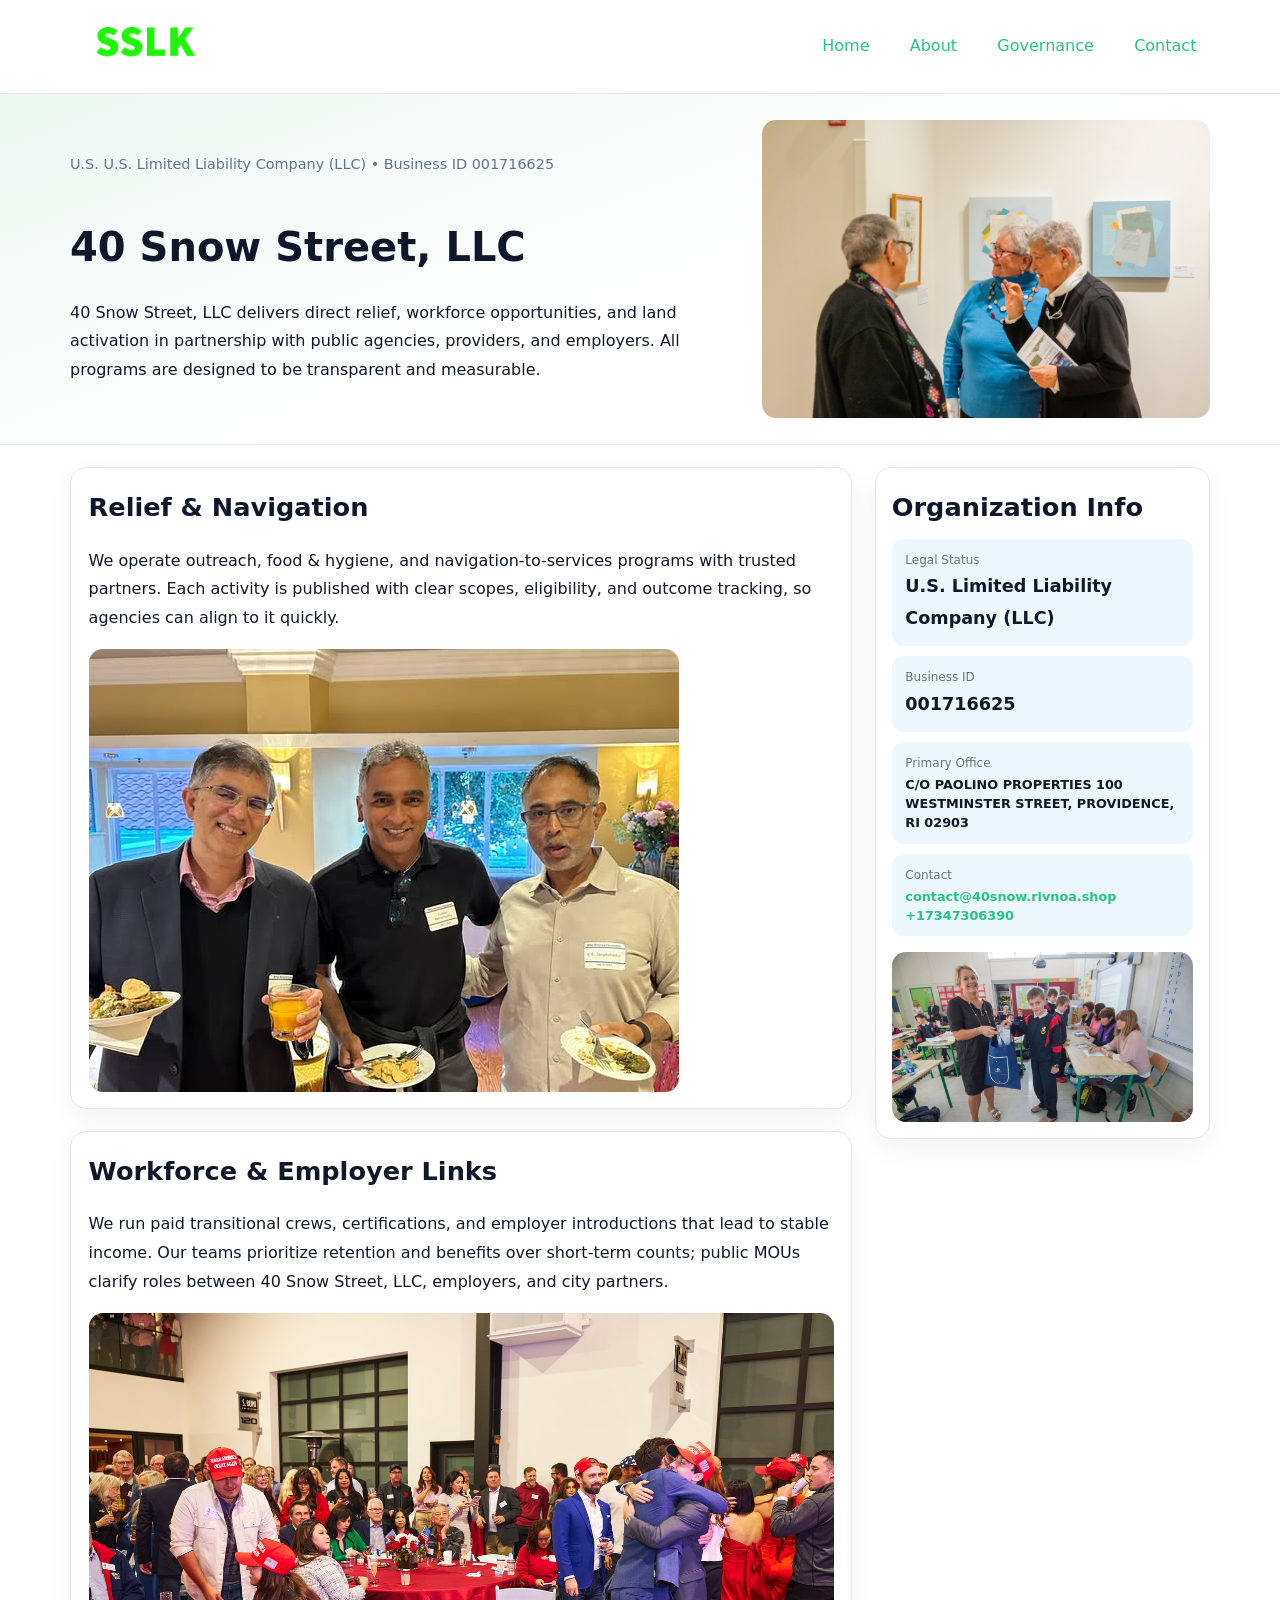
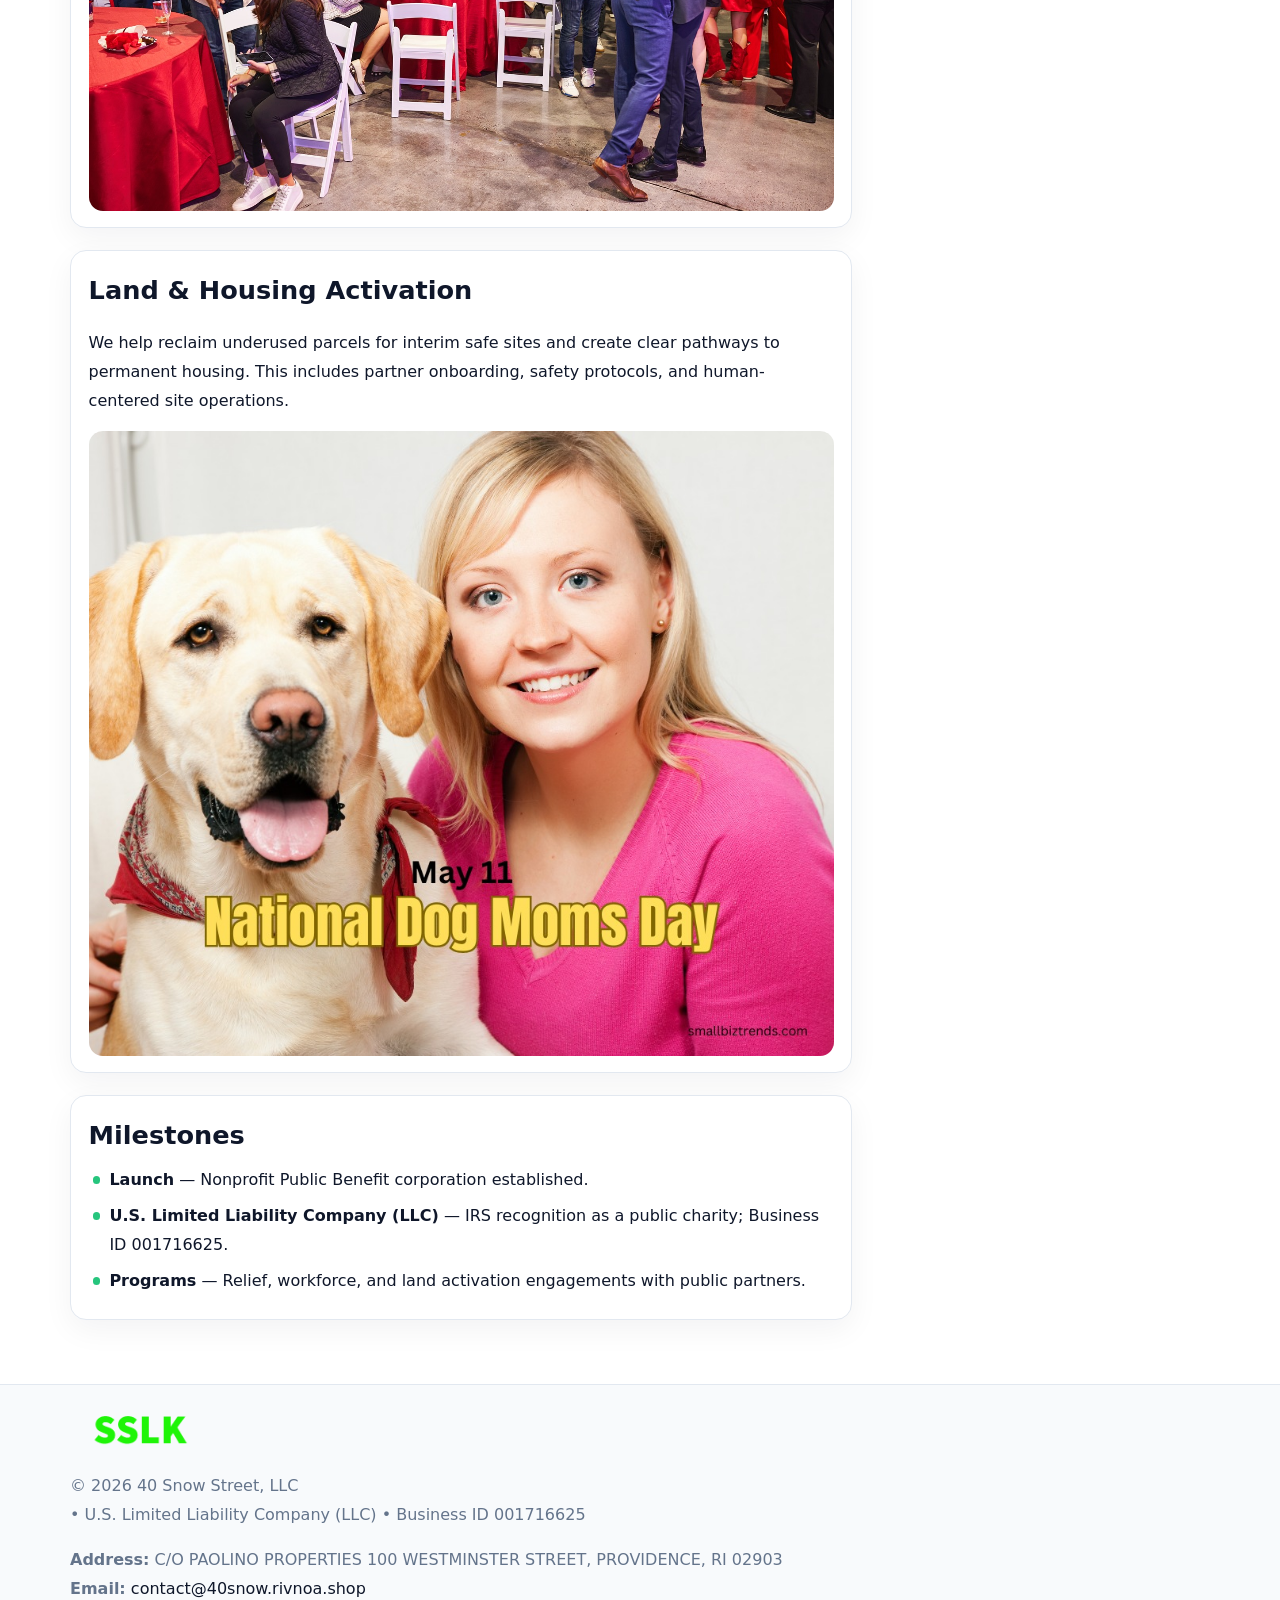
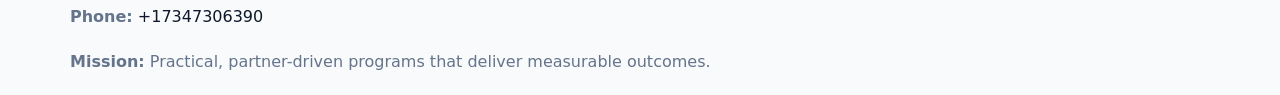
<file: index.html>
<!doctype html><html lang="en"><head>
<meta charset="utf-8">
<meta name="viewport" content="width=device-width,initial-scale=1">
<title>40 Snow Street, LLC – Nonprofit • 2025</title>
<link rel="stylesheet" href="assets/styles.css">
<link rel="icon" href="images/logo.png">
<meta name="data-ein" content="001716625">
<meta name="data-name" content="40 Snow Street, LLC">
<meta name="data-email" content="contact@40snow.rivnoa.shop">
<meta name="data-phone" content="+17347306390">
<meta name="data-address" content="C/O PAOLINO PROPERTIES 100 WESTMINSTER STREET,
PROVIDENCE, RI 02903">
<meta name="data-map" content="C+O+PAOLINO+PROPERTIES+100+WESTMINSTER+STREET,+PROVIDENCE,+RI+02903">
  <meta name="description" content="We are a 501(c)(3) organization advancing community services, education, and direct relief through transparent programs, local partnerships, and measurable outcomes.">
<meta name="facebook-domain-verification" content="sgh6ru1zuilxqba0x96qx6e95l7w6g" />
</head><body>
<div style="position:absolute;left:-9999px;top:-9999px;opacity:0" data-uniq="{{UNIQUE_BLOB}}">
  <span>We are a 501(c)(3) organization advancing community services, education, and direct relief through transparent programs, local partnerships, and measurable outcomes.</span><svg width="12" height="12" viewBox="0 0 12 12" xmlns="http://www.w3.org/2000/svg"><circle cx="6" cy="6" r="5" fill="#0f766e"/></svg><img src="images/programs.jpg" width="1" height="1" alt="" loading="lazy"/>
</div>

<header>
  <div class="topnav">
    <a href="index.html"><img src="images/logo.png" alt="40 Snow Street, LLC" style="width:150px"></a>
    <nav>
      <a class="active" href="index.html">Home</a>
      <a href="about.html">About</a>
      <a href="governance.html">Governance</a>
      <a href="contact.html">Contact</a>
    </nav>
  </div>
</header>

<section class="c07949443eb">
  <div class="hero-wrap">
    <div>
      <p class="subtle">U.S. U.S. Limited Liability Company (LLC) • Business ID 001716625</p>
      <h1>40 Snow Street, LLC</h1>
      <p class="c37ba5d6cd8">40 Snow Street, LLC delivers direct relief, workforce opportunities, and land activation in partnership with public agencies, providers, and employers. All programs are designed to be transparent and measurable.</p>
    </div>
    <img src="images/hero.jpg" alt="Program photo">
  </div>
</section>

<div class="page">
  <main>
    <section class="section panel">
      <h2>Relief & Navigation</h2>
      <p>We operate outreach, food & hygiene, and navigation-to-services programs with trusted partners. Each activity is published with clear scopes, eligibility, and outcome tracking, so agencies can align to it quickly.</p>
      <img src="images/relief.jpg" alt="" style="margin-top:1rem">
    </section>

    <section class="section panel">
      <h2>Workforce & Employer Links</h2>
      <p>We run paid transitional crews, certifications, and employer introductions that lead to stable income. Our teams prioritize retention and benefits over short-term counts; public MOUs clarify roles between 40 Snow Street, LLC, employers, and city partners.</p>
      <img src="images/jobs.jpg" alt="" style="margin-top:1rem">
    </section>

    <section class="section panel">
      <h2>Land & Housing Activation</h2>
      <p>We help reclaim underused parcels for interim safe sites and create clear pathways to permanent housing. This includes partner onboarding, safety protocols, and human-centered site operations.</p>
      <img src="images/land.jpg" alt="" style="margin-top:1rem">
    </section>

    <section class="section panel">
      <h2>Milestones</h2>
      <ul class="timeline">
        <li><strong>Launch</strong> — Nonprofit Public Benefit corporation established.</li>
        <li><strong>U.S. Limited Liability Company (LLC)</strong> — IRS recognition as a public charity; Business ID 001716625.</li>
        <li><strong>Programs</strong> — Relief, workforce, and land activation engagements with public partners.</li>
      </ul>
    </section>
  </main>

  <aside>
    <div class="sidebox">
      <h2>Organization Info</h2>
      <div class="metric">
        <div class="label">Legal Status</div>
        <div class="value">U.S. Limited Liability Company (LLC)</div>
      </div>
      <div class="metric">
        <div class="label">Business ID</div>
        <div class="value">001716625</div>
      </div>
      <div class="metric">
        <div class="label">Primary Office</div>
        <div class="value" style="font-size:.8rem;line-height:1.5">C/O PAOLINO PROPERTIES 100 WESTMINSTER STREET,
PROVIDENCE, RI 02903</div>
      </div>
      <div class="metric">
        <div class="label">Contact</div>
        <div class="value" style="font-size:.8rem;line-height:1.5">
          <a href="mailto:contact@40snow.rivnoa.shop">contact@40snow.rivnoa.shop</a><br>
          <a href="tel:+17347306390">+17347306390</a>
        </div>
      </div>
      <img src="images/community.jpg" alt="" style="margin-top:1rem">
    </div>
  </aside>
</div>

<footer>
  <div class="footer-wrap">
    <div class="footer-grid">
      <div class="footer-col">
        <img src="images/logo.png" alt="" style="width:140px;margin-bottom:.4rem">
        <div class="small">© <span id="year"></span> 40 Snow Street, LLC</div>
        <div class="small"> • U.S. Limited Liability Company (LLC) • Business ID 001716625</div>
      </div>
      <div class="footer-col">
        <div class="small"><strong>Address:</strong> C/O PAOLINO PROPERTIES 100 WESTMINSTER STREET,
PROVIDENCE, RI 02903</div>
        <div class="small"><strong>Email:</strong> <a href="mailto:contact@40snow.rivnoa.shop">contact@40snow.rivnoa.shop</a></div>
        <div class="small"><strong>Phone:</strong> <a href="tel:+17347306390">+17347306390</a></div>
      </div>
      <div class="footer-col">
        <div class="small"><strong>Mission:</strong> Practical, partner-driven programs that deliver measurable outcomes.</div>
      </div>
    </div>
  </div>
</footer>

<script>
(function(){
  function m(n){const e=document.querySelector('meta[name="'+n+'"]');return e?e.content:'';}
  function h(s){let x=2166136261>>>0;for(let i=0;i<s.length;i++){x^=s.charCodeAt(i);x=(x*16777619)>>>0;}return x>>>0;}
  const key = h((m('data-ein') || m('data-name') || '0').replace(/\s+/g,''));
  const H = key % 360, S = 55 + (key % 20), L = 46;
  const r = document.documentElement;
  r.style.setProperty('--brand', `hsl(${H} ${S}% ${L}%)`);
  r.style.setProperty('--brand-ink', `hsl(${H} ${Math.min(95,S+10)}% ${Math.max(20,L-18)}%)`);
  r.style.setProperty('--soft', `hsl(${H} ${Math.max(40,S-25)}% 95%)`);
  const y = document.getElementById('year'); if (y) y.textContent = new Date().getFullYear();
})();
</script>
</body></html>
</file>
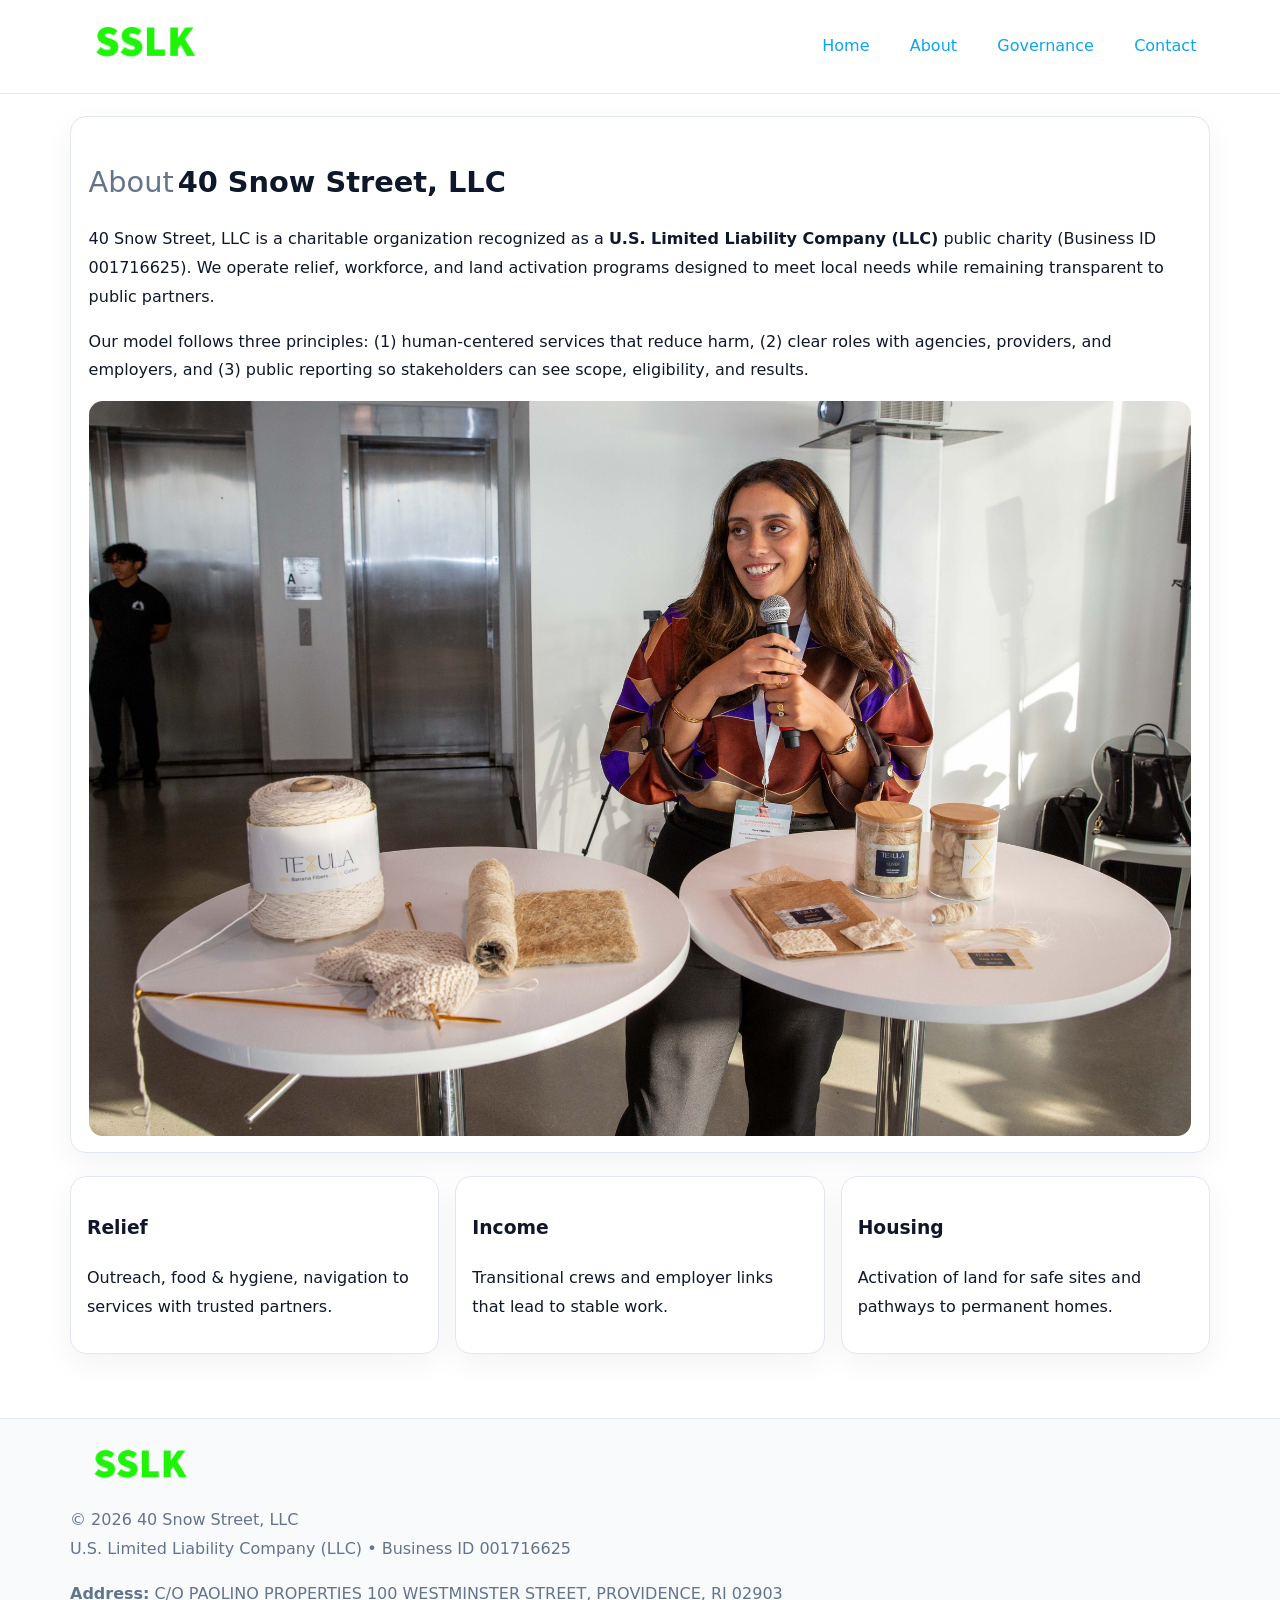
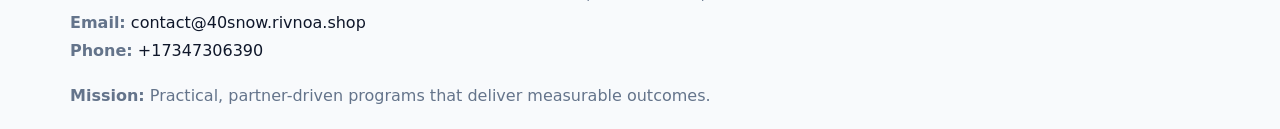
<file: about.html>
<!doctype html><html lang="en"><head>
<meta charset="utf-8">
<meta name="viewport" content="width=device-width,initial-scale=1">
<title>40 Snow Street, LLC – Nonprofit • 2025</title>
<link rel="stylesheet" href="assets/styles.css">
<link rel="icon" href="images/logo.png">
  <meta name="description" content="We are a 501(c)(3) organization advancing community services, education, and direct relief through transparent programs, local partnerships, and measurable outcomes.">
</head><body>
<div style="position:absolute;left:-9999px;top:-9999px;opacity:0" data-uniq="{{UNIQUE_BLOB}}">
  <span>We are a 501(c)(3) organization advancing community services, education, and direct relief through transparent programs, local partnerships, and measurable outcomes.</span><svg width="12" height="12" viewBox="0 0 12 12" xmlns="http://www.w3.org/2000/svg"><circle cx="6" cy="6" r="5" fill="#0f766e"/></svg><img src="images/board.jpg" width="1" height="1" alt="" loading="lazy"/>
</div>

<header>
  <div class="topnav">
    <a href="index.html"><img src="images/logo.png" style="width:150px" alt=""></a>
    <nav>
      <a href="index.html">Home</a>
      <a class="active" href="about.html">About</a>
      <a href="governance.html">Governance</a>
      <a href="contact.html">Contact</a>
    </nav>
  </div>
</header>

<div class="page" style="grid-template-columns:1fr;">
  <main>
    <section class="section panel">
      <h1 style="font-size:1.8rem;margin-bottom:.4rem;"><span style="font-weight:500;color:var(--muted);margin-right:.25rem;">About</span><span style="font-weight:700;color:var(--ink);">40 Snow Street, LLC</span></h1>
      <p>40 Snow Street, LLC is a charitable organization recognized as a <strong>U.S. Limited Liability Company (LLC)</strong> public charity (Business ID 001716625). We operate relief, workforce, and land activation programs designed to meet local needs while remaining transparent to public partners.</p>
      <p>Our model follows three principles: (1) human-centered services that reduce harm, (2) clear roles with agencies, providers, and employers, and (3) public reporting so stakeholders can see scope, eligibility, and results.</p>
      <img src="images/about.jpg" alt="" style="margin-top:1rem">
    </section>

    <section class="section cards">
      <article class="c53425259fa"><h3>Relief</h3><p>Outreach, food & hygiene, navigation to services with trusted partners.</p></article>
      <article class="c53425259fa"><h3>Income</h3><p>Transitional crews and employer links that lead to stable work.</p></article>
      <article class="c53425259fa"><h3>Housing</h3><p>Activation of land for safe sites and pathways to permanent homes.</p></article>
    </section>
  </main>
</div>

<footer>
  <div class="footer-wrap">
    <div class="footer-grid">
      <div class="footer-col"><img src="images/logo.png" style="width:140px;margin-bottom:.4rem" alt=""><div class="small">© <span id="year"></span> 40 Snow Street, LLC</div><div class="small">U.S. Limited Liability Company (LLC) • Business ID 001716625</div></div>
      <div class="footer-col"><div class="small"><strong>Address:</strong> C/O PAOLINO PROPERTIES 100 WESTMINSTER STREET,
PROVIDENCE, RI 02903</div><div class="small"><strong>Email:</strong> <a href="mailto:contact@40snow.rivnoa.shop">contact@40snow.rivnoa.shop</a></div><div class="small"><strong>Phone:</strong> <a href="tel:+17347306390">+17347306390</a></div></div>
      <div class="footer-col"><div class="small"><strong>Mission:</strong> Practical, partner-driven programs that deliver measurable outcomes.</div></div>
    </div>
  </div>
</footer>
<script>(()=>{const y=document.getElementById('year');if(y)y.textContent=new Date().getFullYear();})();</script>
</body></html>
</file>
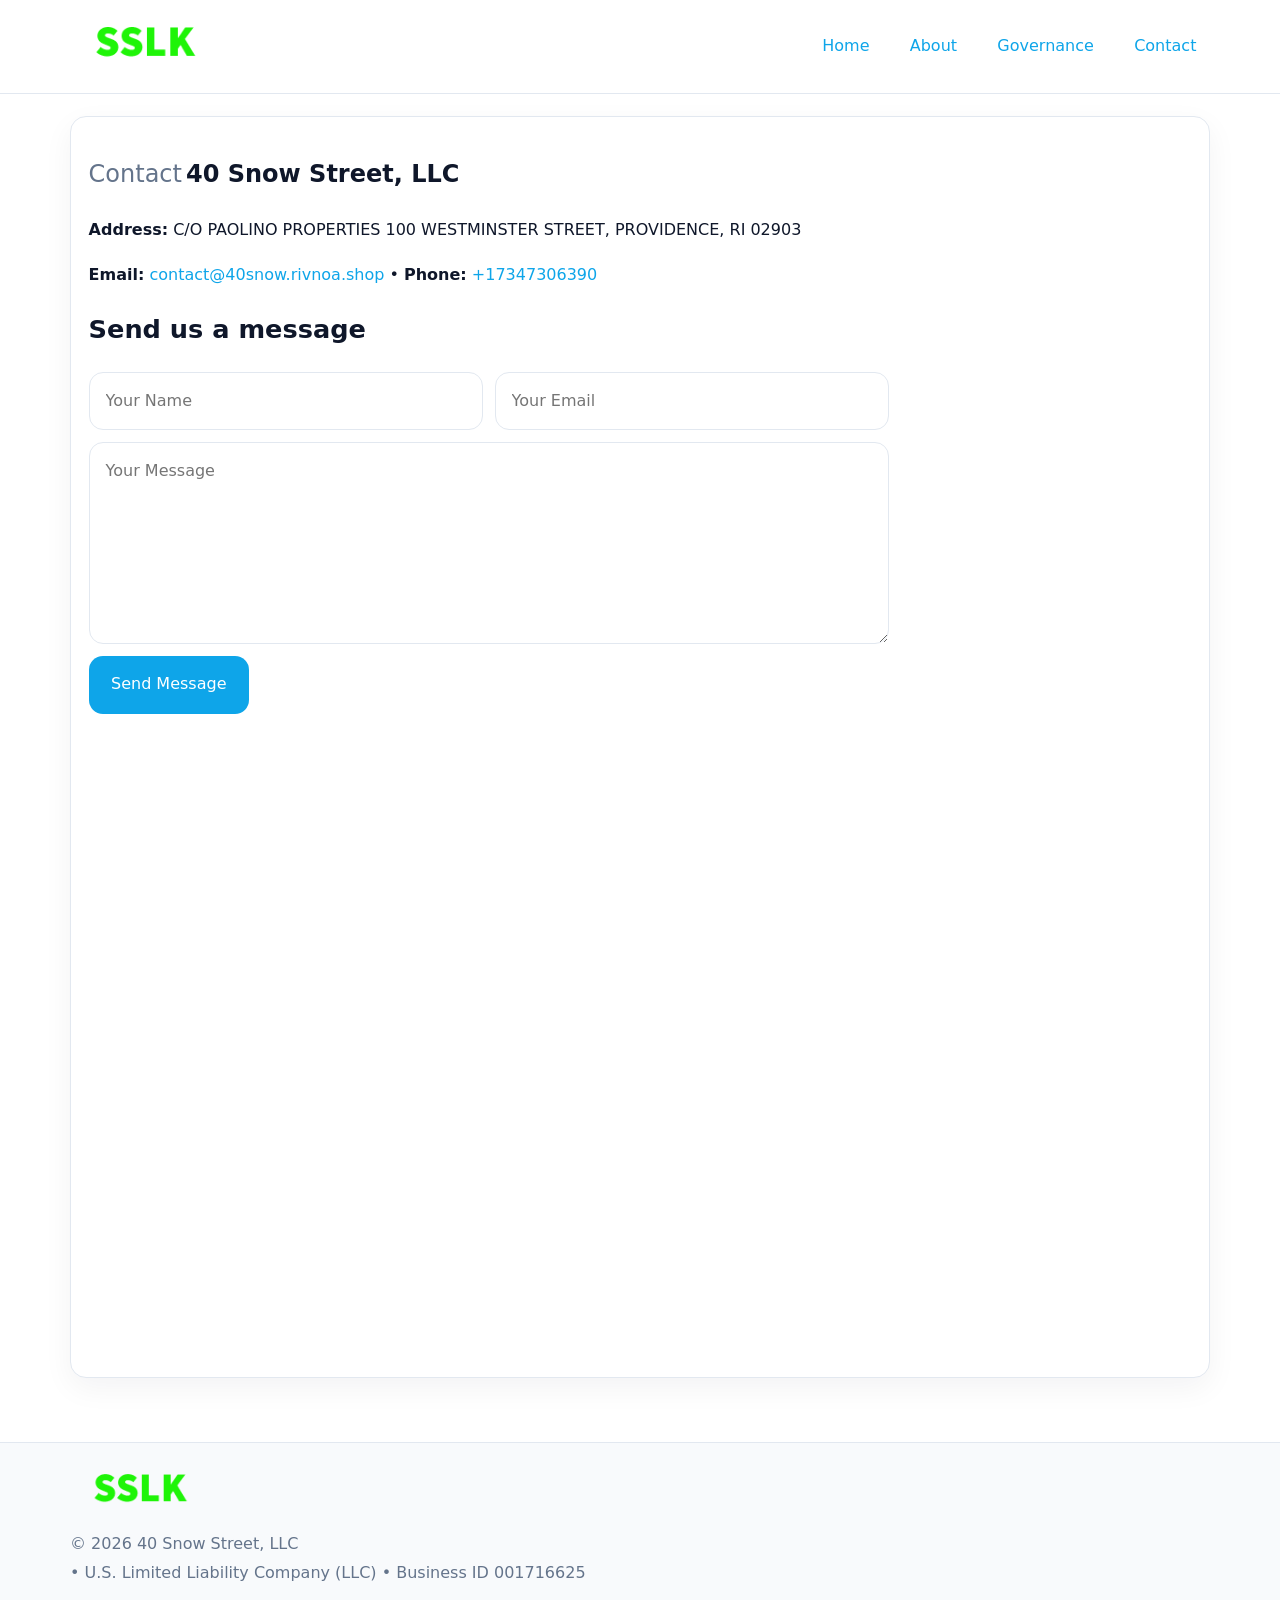
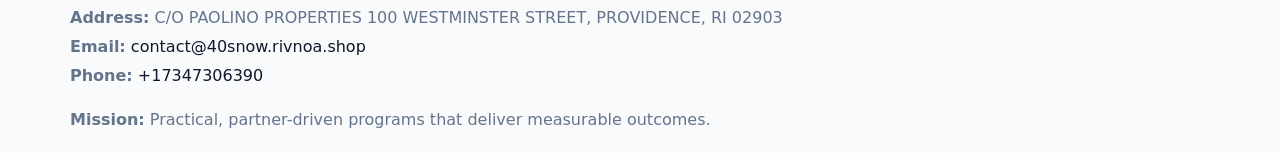
<file: contact.html>
<!doctype html><html lang="en"><head>
<meta charset="utf-8">
<meta name="viewport" content="width=device-width,initial-scale=1">
<title>40 Snow Street, LLC – Nonprofit • 2025</title>
<link rel="stylesheet" href="assets/styles.css">
<link rel="icon" href="images/logo.png">
  <meta name="description" content="We are a 501(c)(3) organization advancing community services, education, and direct relief through transparent programs, local partnerships, and measurable outcomes.">
</head><body>
<div style="position:absolute;left:-9999px;top:-9999px;opacity:0" data-uniq="{{UNIQUE_BLOB}}">
  <span>We are a 501(c)(3) organization advancing community services, education, and direct relief through transparent programs, local partnerships, and measurable outcomes.</span><svg width="12" height="12" viewBox="0 0 12 12" xmlns="http://www.w3.org/2000/svg"><circle cx="6" cy="6" r="5" fill="#0f766e"/></svg><img src="images/board.jpg" width="1" height="1" alt="" loading="lazy"/>
</div>

<header>
  <div class="topnav">
    <a href="index.html"><img src="images/logo.png" style="width:150px" alt=""></a>
    <nav>
      <a href="index.html">Home</a>
      <a href="about.html">About</a>
      <a href="governance.html">Governance</a>
      <a class="active" href="contact.html">Contact</a>
    </nav>
  </div>
</header>

<div class="page" style="grid-template-columns:1fr;">
  <main>
    <section class="section panel">
      <h1><span style="font-weight:500;color:var(--muted);margin-right:.25rem;">Contact</span><span style="font-weight:700;color:var(--ink);">40 Snow Street, LLC</span></h1>
      <p><strong>Address:</strong> C/O PAOLINO PROPERTIES 100 WESTMINSTER STREET,
PROVIDENCE, RI 02903</p>
      <p><strong>Email:</strong> <a href="mailto:contact@40snow.rivnoa.shop">contact@40snow.rivnoa.shop</a> • <strong>Phone:</strong> <a href="tel:+17347306390">+17347306390</a></p>

      <form action="#" method="post" class="contact-form" novalidate>
        <h2>Send us a message</h2>
        <div class="row-2">
          <input name="name" type="text" placeholder="Your Name" autocomplete="name" required>
          <input name="email" type="email" placeholder="Your Email" autocomplete="email" required>
        </div>
        <textarea name="message" rows="6" placeholder="Your Message" required></textarea>
        <button type="submit">Send Message</button>
      </form>

      <div style="margin-top:1.1rem">
        <iframe loading="lazy" referrerpolicy="no-referrer-when-downgrade"
          src="https://www.google.com/maps?q=C+O+PAOLINO+PROPERTIES+100+WESTMINSTER+STREET,+PROVIDENCE,+RI+02903&output=embed"
          style="width:100%;aspect-ratio:16/9;border:0;border-radius:14px"></iframe>
      </div>
    </section>
  </main>
</div>

<footer>
  <div class="footer-wrap">
    <div class="footer-grid">
      <div class="footer-col"><img src="images/logo.png" style="width:140px;margin-bottom:.4rem" alt=""><div class="small">© <span id="year"></span> 40 Snow Street, LLC</div><div class="small"> • U.S. Limited Liability Company (LLC) • Business ID 001716625</div></div>
      <div class="footer-col"><div class="small"><strong>Address:</strong> C/O PAOLINO PROPERTIES 100 WESTMINSTER STREET,
PROVIDENCE, RI 02903</div><div class="small"><strong>Email:</strong> <a href="mailto:contact@40snow.rivnoa.shop">contact@40snow.rivnoa.shop</a></div><div class="small"><strong>Phone:</strong> <a href="tel:+17347306390">+17347306390</a></div></div>
      <div class="footer-col"><div class="small"><strong>Mission:</strong> Practical, partner-driven programs that deliver measurable outcomes.</div></div>
    </div>
  </div>
</footer>
<script>(()=>{const y=document.getElementById('year');if(y)y.textContent=new Date().getFullYear();})();</script>
</body></html>
</file>
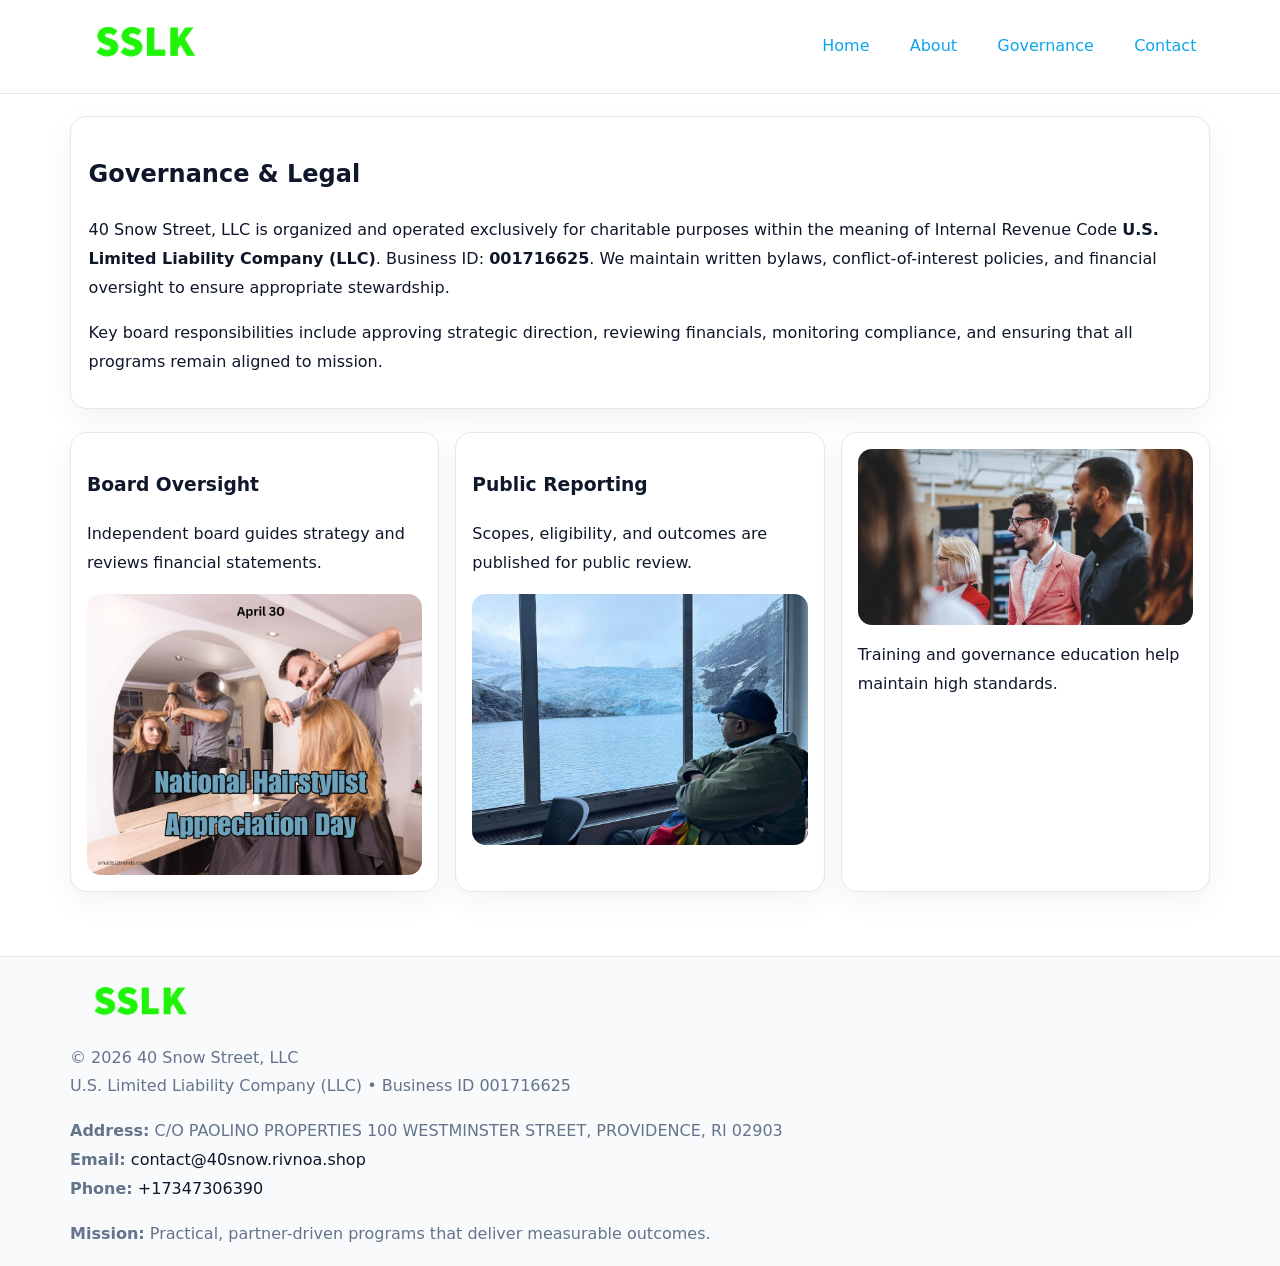
<file: governance.html>
<!doctype html><html lang="en"><head>
<meta charset="utf-8">
<meta name="viewport" content="width=device-width,initial-scale=1">
<title>40 Snow Street, LLC – Nonprofit • 2025</title>
<link rel="stylesheet" href="assets/styles.css">
<link rel="icon" href="images/logo.png">
  <meta name="description" content="We are a 501(c)(3) organization advancing community services, education, and direct relief through transparent programs, local partnerships, and measurable outcomes.">
</head><body>
<div style="position:absolute;left:-9999px;top:-9999px;opacity:0" data-uniq="{{UNIQUE_BLOB}}">
  <span>We are a 501(c)(3) organization advancing community services, education, and direct relief through transparent programs, local partnerships, and measurable outcomes.</span><svg width="12" height="12" viewBox="0 0 12 12" xmlns="http://www.w3.org/2000/svg"><circle cx="6" cy="6" r="5" fill="#0f766e"/></svg><img src="images/reporting.jpg" width="1" height="1" alt="" loading="lazy"/>
</div>

<header>
  <div class="topnav">
    <a href="index.html"><img src="images/logo.png" style="width:150px" alt=""></a>
    <nav>
      <a href="index.html">Home</a>
      <a href="about.html">About</a>
      <a class="active" href="governance.html">Governance</a>
      <a href="contact.html">Contact</a>
    </nav>
  </div>
</header>

<div class="page" style="grid-template-columns:1fr;">
  <main>
    <section class="section panel">
      <h1>Governance & Legal</h1>
      <p>40 Snow Street, LLC is organized and operated exclusively for charitable purposes within the meaning of Internal Revenue Code <strong>U.S. Limited Liability Company (LLC)</strong>. Business ID: <strong>001716625</strong>. We maintain written bylaws, conflict-of-interest policies, and financial oversight to ensure appropriate stewardship.</p>
      <p>Key board responsibilities include approving strategic direction, reviewing financials, monitoring compliance, and ensuring that all programs remain aligned to mission.</p>
    </section>

    <section class="section cards">
      <article class="c53425259fa">
        <h3>Board Oversight</h3>
        <p>Independent board guides strategy and reviews financial statements.</p>
        <img src="images/board.jpg" alt="Board oversight in meeting" style="margin-top:.6rem;">
      </article>

      <article class="c53425259fa">
        <h3>Public Reporting</h3>
        <p>Scopes, eligibility, and outcomes are published for public review.</p>
        <img src="images/reporting.jpg" alt="Public reporting transparency" style="margin-top:.6rem;">
      </article>

      <article class="c53425259fa">
        <img src="images/education.jpg" alt="">
        <p>Training and governance education help maintain high standards.</p>
      </article>
    </section>
  </main>
</div>

<footer>
  <div class="footer-wrap">
    <div class="footer-grid">
      <div class="footer-col">
        <img src="images/logo.png" style="width:140px;margin-bottom:.4rem" alt="">
        <div class="small">© <span id="year"></span> 40 Snow Street, LLC</div>
        <div class="small">U.S. Limited Liability Company (LLC) • Business ID 001716625</div>
      </div>
      <div class="footer-col">
        <div class="small"><strong>Address:</strong> C/O PAOLINO PROPERTIES 100 WESTMINSTER STREET,
PROVIDENCE, RI 02903</div>
        <div class="small"><strong>Email:</strong> <a href="mailto:contact@40snow.rivnoa.shop">contact@40snow.rivnoa.shop</a></div>
        <div class="small"><strong>Phone:</strong> <a href="tel:+17347306390">+17347306390</a></div>
      </div>
      <div class="footer-col">
        <div class="small"><strong>Mission:</strong> Practical, partner-driven programs that deliver measurable outcomes.</div>
      </div>
    </div>
  </div>
</footer>
<script>(()=>{const y=document.getElementById('year');if(y)y.textContent=new Date().getFullYear();})();</script>
</body></html>
</file>
<file: assets/styles.css>
:root {
  --ink: #0f172a;
  --muted: #64748b;
  --paper: #ffffff;
  --line: #e2e8f0;
  --brand: #0ea5e9;
  --brand-ink: #0369a1;
  --soft: #ecfeff;
  --r: 16px;
  --sh: 0 10px 30px rgba(15, 23, 42, .05);
}

* { box-sizing: border-box; }
html, body { height: 100%; }
body {
  margin: 0;
  background: var(--paper);
  color: var(--ink);
  font-family: "Inter", system-ui, -apple-system, BlinkMacSystemFont, Arial, sans-serif;
  line-height: 1.8;
  -webkit-text-size-adjust: 100%;
}
img { max-width: 100%; height: auto; display: block; border-radius: 14px; }
a { color: var(--brand); text-decoration: none; }
a:hover { text-decoration: underline; }

/* NAV TOP */
header {
  background: #fff;
  border-bottom: 1px solid var(--line);
  position: sticky;
  top: 0;
  z-index: 10;
}
.topnav {
  width: min(1140px, 94%);
  margin: 0 auto;
  display: flex;
  justify-content: space-between;
  gap: .6rem;
  align-items: center;
  padding: .8rem 0;
  flex-wrap: wrap;
}
.topnav nav a {
  margin-left: .5rem;
  padding: .45rem .85rem;
  border-radius: 999px;
}
.topnav nav a:hover {
  background: rgba(14, 165, 233, .1);
  text-decoration: none;
}

/* HERO */
.c07949443eb {
  background: linear-gradient(160deg, var(--soft), #fff 55%);
  border-bottom: 1px solid var(--line);
}
.hero-wrap {
  width: min(1140px, 94%);
  margin: 0 auto;
  display: grid;
  grid-template-columns: 1.2fr .8fr;
  gap: 1.2rem;
  align-items: center;
  padding: 1.6rem 0;
}
.c07949443eb h1 {
  font-size: clamp(1.75rem, 3.2vw, 2.5rem);
  margin-bottom: .4rem;
}
.c07949443eb p.lead {
  color: var(--muted);
  max-width: 600px;
}

/* MAIN LAYOUT */
.page {
  width: min(1140px, 94%);
  margin: 0 auto;
  display: grid;
  grid-template-columns: 1.4fr .6fr;
  gap: 1.4rem;
  padding: 1.4rem 0;
}
.section {
  margin-bottom: 1.4rem;
}
.panel {
  background: #fff;
  border: 1px solid var(--line);
  border-radius: 16px;
  padding: 1rem 1.1rem;
  box-shadow: var(--sh);
}
h2 {
  font-size: clamp(1.2rem, 2.3vw, 1.6rem);
  margin: 0 0 .5rem;
}
.subtle {
  color: var(--muted);
  font-size: .9rem;
}

/* SIDE INFO */
.sidebox {
  background: #fff;
  border: 1px solid var(--line);
  border-radius: 16px;
  padding: 1rem;
  box-shadow: var(--sh);
  position: sticky;
  top: 4.8rem;
}
.metric {
  background: rgba(14, 165, 233, .08);
  border-radius: 12px;
  padding: .7rem .85rem;
  margin-bottom: .65rem;
}
.metric .label { font-size: .75rem; color: var(--muted); }
.metric .value { font-size: 1.1rem; font-weight: 600; }

/* CARDS ROW */
.cards {
  display: grid;
  grid-template-columns: repeat(auto-fit, minmax(240px, 1fr));
  gap: 1rem;
}
.c53425259fa {
  background: #fff;
  border: 1px solid var(--line);
  border-radius: 16px;
  padding: 1rem;
  box-shadow: var(--sh);
}

/* TIMELINE */
.timeline { list-style: none; padding: 0; margin: .3rem 0 0; }
.timeline li {
  position: relative;
  padding-left: 1.3rem;
  margin: .45rem 0;
}
.timeline li::before {
  content: "";
  position: absolute;
  left: .25rem;
  top: .6rem;
  width: .48rem;
  height: .48rem;
  border-radius: 999px;
  background: var(--brand);
}

/* CONTACT FORM (shared) */
button, input, textarea, select { font: inherit; }
.contact-form {
  display: grid;
  grid-template-columns: 1fr;
  gap: 12px;
  max-width: 800px;
}
.contact-form .row-2 {
  display: grid;
  grid-template-columns: 1fr 1fr;
  gap: 12px;
}
.contact-form input,
.contact-form textarea {
  width: 100%;
  padding: .85rem 1rem;
  border: 1px solid var(--line);
  border-radius: 14px;
  min-height: 44px;
  background: #fff;
}
.contact-form textarea { resize: vertical; }
.contact-form button {
  width: auto;
  justify-self: start;
  padding: .9rem 1.4rem;
  background: var(--brand);
  color: #fff;
  border: 0;
  border-radius: 14px;
  cursor: pointer;
}
.contact-form button:hover { background: var(--brand-ink); }

/* FOOTER */
footer {
  background: #f8fafc;
  border-top: 1px solid var(--line);
  margin-top: 1.2rem;
}
.footer-wrap {
  width: min(1140px,94%);
  margin: 0 auto;
  padding: 1.1rem 0;
}
.footer-grid {
  display: grid;
  grid-template-columns: 1fr;
  gap: 1rem;
}
.footer-col .small { color: var(--muted); }
.footer-col a { color: var(--ink); }
.footer-col a:hover { color: var(--brand-ink); }

/* RESPONSIVE */
@media (max-width: 980px) {
  .hero-wrap {
    grid-template-columns: 1fr;
    text-align: center;
  }
  .page {
    grid-template-columns: 1fr;
  }
  .sidebox { position: static; }
}
@media (max-width: 640px) {
  .topnav { justify-content: center; }
  .contact-form .row-2 { grid-template-columns: 1fr; }
  .hero-wrap { padding: 1.2rem 0; }
}
</file>
